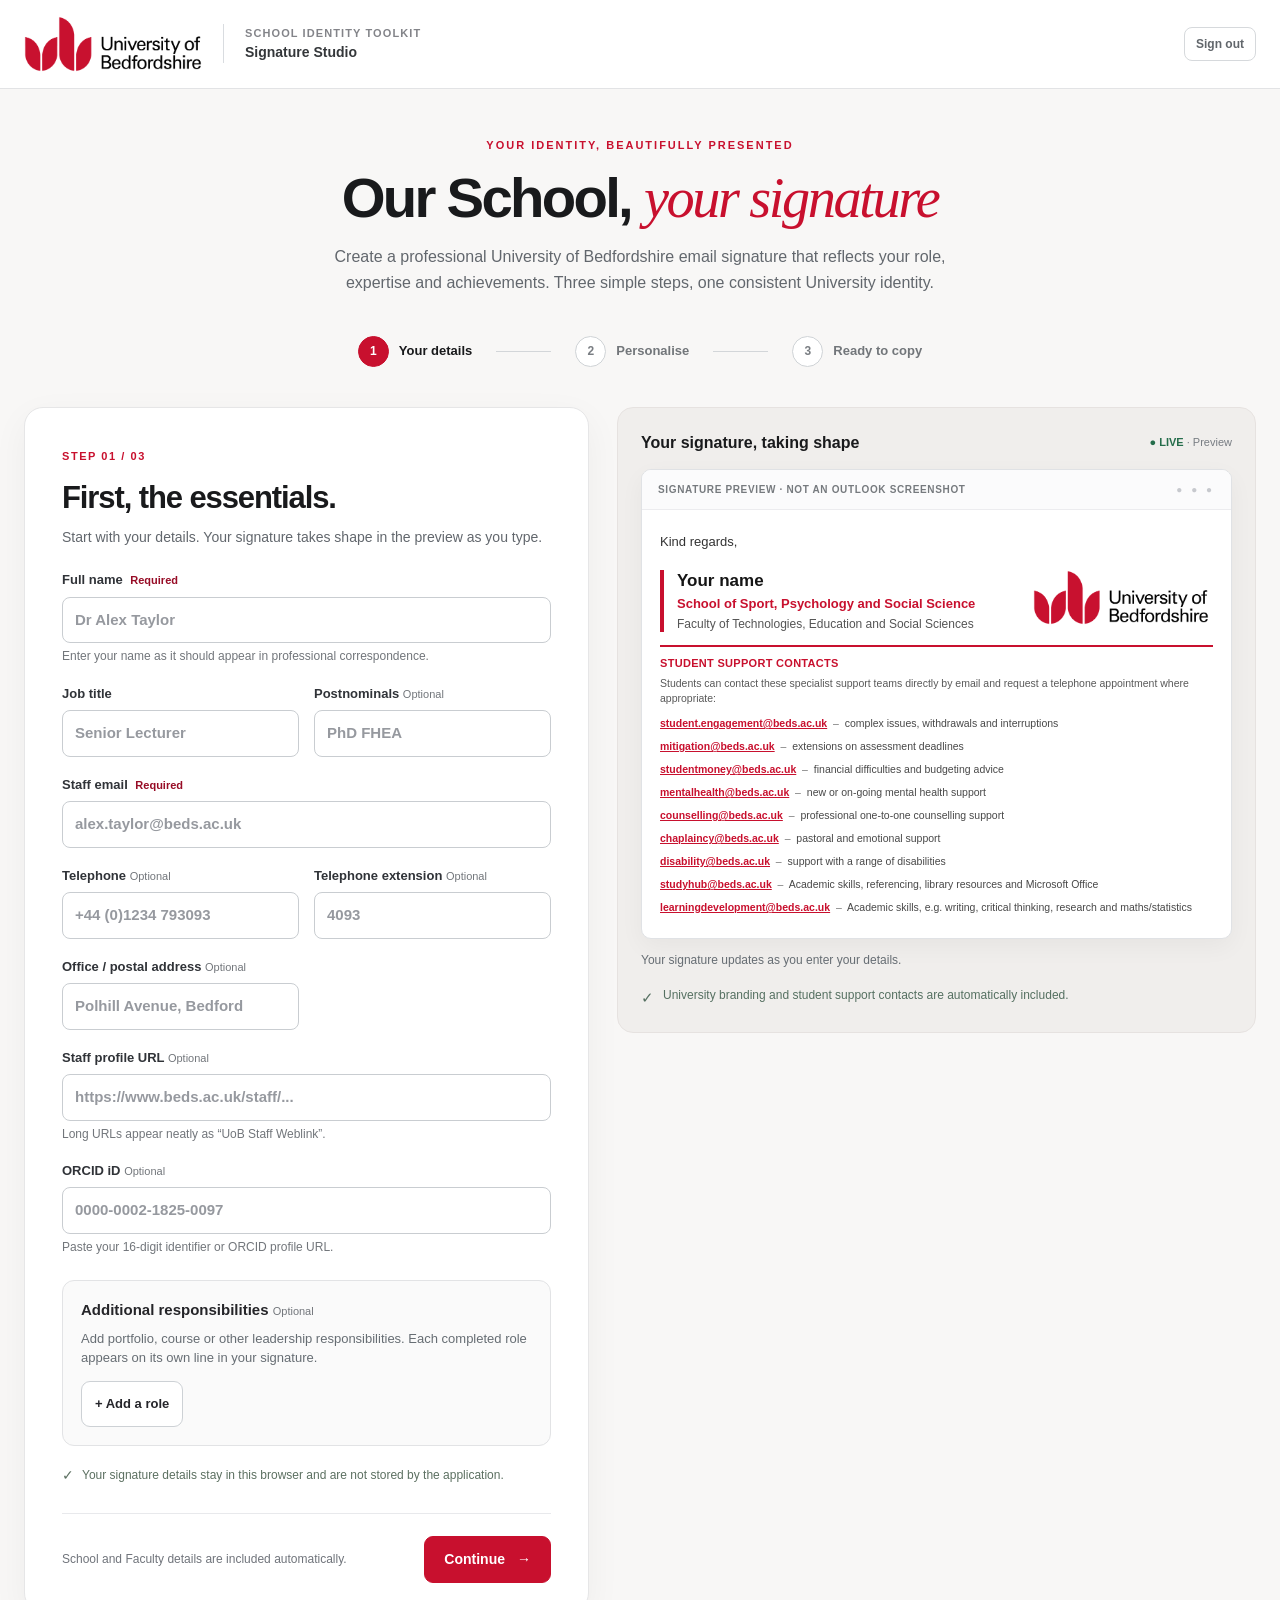
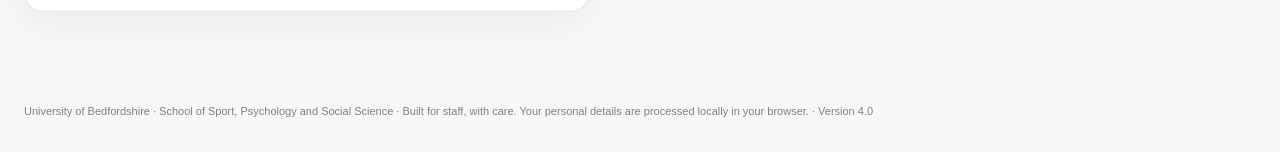
<file: index.html>
<!doctype html>
<html lang="en-GB">
<head>
<meta charset="utf-8">
<meta name="viewport" content="width=device-width,initial-scale=1">
<meta name="color-scheme" content="light">
<meta name="description" content="Create your professional University of Bedfordshire email signature.">
<title>University Signature Studio | University of Bedfordshire</title>
<script>
// Legacy GitHub Pages is not an access-controlled host. Direct visitors to
// the protected Netlify instance. This redirect is not a security boundary:
// disable GitHub Pages and restrict repository visibility separately.
if(location.hostname.endsWith(".github.io") &&
   location.pathname.toLowerCase().startsWith("/spss-signature-builder-")){
 location.replace("https://spss-signature-studio.netlify.app/");
}
</script>
<link rel="stylesheet" href="studio.css">
</head>
<body>
<a class="skip-link" href="#builder">Skip to signature builder</a>
<header class="site-header">
 <div class="header-inner">
  <div class="header-brand">
   <img src="assets/logos/university-of-bedfordshire-master.png" alt="University of Bedfordshire" width="178">
   <span class="header-divider" aria-hidden="true"></span>
   <div class="header-title"><span>School identity toolkit</span>Signature Studio</div>
  </div>
  <div class="header-actions"><button id="signOut" type="button" class="sign-out-btn" title="End this session on shared computers">Sign out</button></div>
 </div>
</header>
<main id="builder" class="main-wrap">
 <section class="intro" aria-labelledby="welcome">
  <span class="eyebrow">Your identity, beautifully presented</span>
  <h1 id="welcome">Our School, <em>your signature</em></h1>
  <p>Create a professional University of Bedfordshire email signature that reflects your role, expertise and achievements. Three simple steps, one consistent University identity.</p>
 </section>
 <nav class="progress-nav" aria-label="Signature creation stages">
  <button type="button" class="progress-step active" data-step="1" aria-current="step"><span class="number">1</span><span>Your details</span></button>
  <span class="progress-line" aria-hidden="true"></span>
  <button type="button" class="progress-step" data-step="2"><span class="number">2</span><span>Personalise</span></button>
  <span class="progress-line" aria-hidden="true"></span>
  <button type="button" class="progress-step" data-step="3"><span class="number">3</span><span>Ready to copy</span></button>
 </nav>
 <div class="workspace">
  <section class="builder-card" aria-label="Guided signature creator">
   <div class="step-panel" data-panel="1" aria-labelledby="step1Title">
    <span class="step-kicker">STEP 01 / 03</span>
    <h2 id="step1Title">First, the essentials.</h2>
    <p class="lead">Start with your details. Your signature takes shape in the preview as you type.</p>
    <div class="field-grid">
     <label class="field wide" for="name">Full name <span class="required">Required</span>
      <input id="name" name="name" type="text" autocomplete="name" placeholder="Dr Alex Taylor" required aria-describedby="nameHint">
      <small id="nameHint">Enter your name as it should appear in professional correspondence.</small>
     </label>
     <label class="field" for="job">Job title
      <input id="job" type="text" placeholder="Senior Lecturer" autocomplete="organization-title">
     </label>
     <label class="field" for="postnominals">Postnominals <span class="optional">Optional</span>
      <input id="postnominals" type="text" placeholder="PhD FHEA">
     </label>
     <label class="field wide" for="email">Staff email <span class="required">Required</span>
      <input id="email" name="email" type="email" placeholder="alex.taylor@beds.ac.uk" autocomplete="email" required>
     </label>
     <label class="field" for="phone">Telephone <span class="optional">Optional</span>
      <input id="phone" type="tel" placeholder="+44 (0)1234 793093" autocomplete="tel">
     </label>
     <label class="field" for="extension">Telephone extension <span class="optional">Optional</span>
      <input id="extension" type="text" placeholder="4093" inputmode="numeric" autocomplete="tel-extension">
     </label>
     <label class="field" for="address">Office / postal address <span class="optional">Optional</span>
      <input id="address" type="text" placeholder="Polhill Avenue, Bedford">
     </label>
     <label class="field wide" for="website">Staff profile URL <span class="optional">Optional</span>
      <input id="website" type="text" placeholder="https://www.beds.ac.uk/staff/..." inputmode="url" aria-describedby="websiteHint">
      <small id="websiteHint">Long URLs appear neatly as “UoB Staff Weblink”.</small>
     </label>
     <label class="field wide" for="orcid">ORCID iD <span class="optional">Optional</span>
      <input id="orcid" type="text" placeholder="0000-0002-1825-0097" aria-describedby="orcidHint">
      <small id="orcidHint">Paste your 16-digit identifier or ORCID profile URL.</small>
     </label>
    </div>
    <section class="additional-roles" aria-labelledby="rolesTitle">
     <div class="roles-heading"><h3 id="rolesTitle">Additional responsibilities <span class="optional">Optional</span></h3>
      <p>Add portfolio, course or other leadership responsibilities. Each completed role appears on its own line in your signature.</p>
     </div>
     <div id="additionalRoles"></div>
     <button type="button" class="btn btn-secondary add-role-btn" id="addRole">+ Add a role</button>
    </section>
    <div class="privacy-note"><span class="symbol" aria-hidden="true">✓</span> Your signature details stay in this browser and are not stored by the application.</div>
    <button type="button" class="preview-jump" data-jump-preview>View live preview ↓</button>
    <div id="stepError" class="error" role="alert" aria-live="polite"></div>
    <div class="step-footer">
     <span class="context">School and Faculty details are included automatically.</span>
     <button class="btn btn-primary" id="goPersonalise" type="button">Continue <span aria-hidden="true">→</span></button>
    </div>
   </div>
   <div class="step-panel" data-panel="2" aria-labelledby="step2Title" hidden>
    <span class="step-kicker">STEP 02 / 03</span>
    <h2 id="step2Title">Show what makes your work distinctive.</h2>
    <p class="lead">Select relevant affiliations and achievements. This entire step is optional.</p>
    <div class="select-field">
     <label for="discipline">Your portfolio or role</label>
     <select id="discipline"><option value="">Choose your portfolio or Head of School role</option></select>
    </div>
    <div class="section-title"><h3>Professional affiliations</h3><span>Choose what applies to you</span></div>
    <div id="logoGrid" class="logo-grid" role="group" aria-label="Optional affiliation logos"></div>
    <p class="notice">The Head of School option shows all disciplines\u2019 affiliations and achievements. Only use logos and claims that are accurate, appropriate and authorised. Restricted and historical logos remain labelled.</p>
    <div class="section-title"><h3>School achievements</h3><span id="claimCounter" aria-live="polite">0 / 3 claims selected</span></div>
    <p class="notice">Select up to three marketing claims. The Career Powered Education artwork automatically scales to match the height of your selected statements.</p>
    <div class="select-field">
     <label for="category">Filter achievements</label>
     <select id="category"><option value="">All categories</option></select>
    </div>
    <div id="claimGrid" class="claims" role="group" aria-label="Subject-specific marketing claims"></div>
    <div id="claimOrder" class="order-list" aria-live="polite"></div>
    <div id="selectionFeedback" role="status" aria-live="polite"></div>
    <div class="automatic"><strong>Automatically included</strong>The University logo, the correct School and Faculty names, and all nine student support contacts are included in every signature. No need to add them yourself.</div>
    <button type="button" class="preview-jump" data-jump-preview>View live preview ↓</button>
    <div class="step-footer">
     <button class="btn btn-secondary" id="backToDetails" type="button">← Back</button>
     <button class="btn btn-primary" id="goReady" type="button">See my signature <span aria-hidden="true">→</span></button>
    </div>
   </div>
   <div class="step-panel" data-panel="3" aria-labelledby="step3Title" hidden>
    <span class="step-kicker">STEP 03 / 03</span>
    <div class="completion-badge" aria-hidden="true">✓</div>
    <h2 id="step3Title">Your signature is ready.</h2>
    <p class="lead">You've created a signature that reflects you and stays consistent with our University identity. Copy it directly into Outlook.</p>
    <div class="action-stack">
     <button id="copyStandard" class="btn btn-primary" type="button">Copy my signature <span aria-hidden="true">↗</span></button>
     <button id="copyCompact" class="btn btn-secondary" type="button">Copy compact reply signature</button>
    </div>
    <p class="finish-note">The compact version keeps University identity and student support contacts but omits promotional logos and claims.</p>
    <div class="download-links">
     <button id="downloadStandard" class="btn-link" type="button">Download standard HTML</button>
     <button id="downloadCompact" class="btn-link" type="button">Download reply HTML</button>
    </div>
    <div id="status" role="status" aria-live="polite"></div>
    <details class="install-help" id="installHelp">
     <summary>How do I add this to Outlook?</summary>
     <ol>
      <li>Click “Copy my signature” above.</li>
      <li>In New Outlook or Outlook on the web, open Settings → Accounts → Signatures. In classic Outlook, use File → Options → Mail → Signatures.</li>
      <li>Paste the signature into the editor and save.</li>
      <li>Send yourself a test email, ideally to an external address, to check the links and images.</li>
     </ol>
    </details>
    <div class="step-footer">
     <button class="btn btn-secondary" id="backToPersonalise" type="button">← Change selections</button>
     <button class="btn btn-quiet" id="backToDetailsFromFinish" type="button">Edit my details</button>
    </div>
   </div>
  </section>
  <aside class="preview-rail" id="previewRail" aria-label="Live Outlook signature preview">
   <div class="preview-heading">
    <h2>Your signature, taking shape</h2>
    <span><span class="live">● LIVE</span> · Preview</span>
   </div>
   <div class="email-shell">
    <div class="email-bar"><b>Signature preview · not an Outlook screenshot</b><span class="dots" aria-hidden="true">● ● ●</span></div>
    <div class="email-content">
     <p class="salutation">Kind regards,</p>
     <div id="preview" aria-label="Generated standard signature preview"></div>
    </div>
   </div>
   <div id="validation" role="status" aria-live="polite"></div>
   <div class="preview-footer"><span class="check" aria-hidden="true">✓</span><span>University branding and student support contacts are automatically included.</span></div>
  </aside>
 </div>
</main>
<footer class="site-footer">University of Bedfordshire · School of Sport, Psychology and Social Science · Built for staff, with care. Your personal details are processed locally in your browser. · Version 4.0</footer>
<script>
document.getElementById("signOut").addEventListener("click",async()=>{
 try{await fetch("/studio-logout",{method:"POST",credentials:"same-origin",cache:"no-store"});}
 finally{location.replace("/access.html");}
});
</script>
<script src="config.js"></script>
<script src="app.js"></script>
<script src="studio.js"></script>
</body>
</html>
</file>
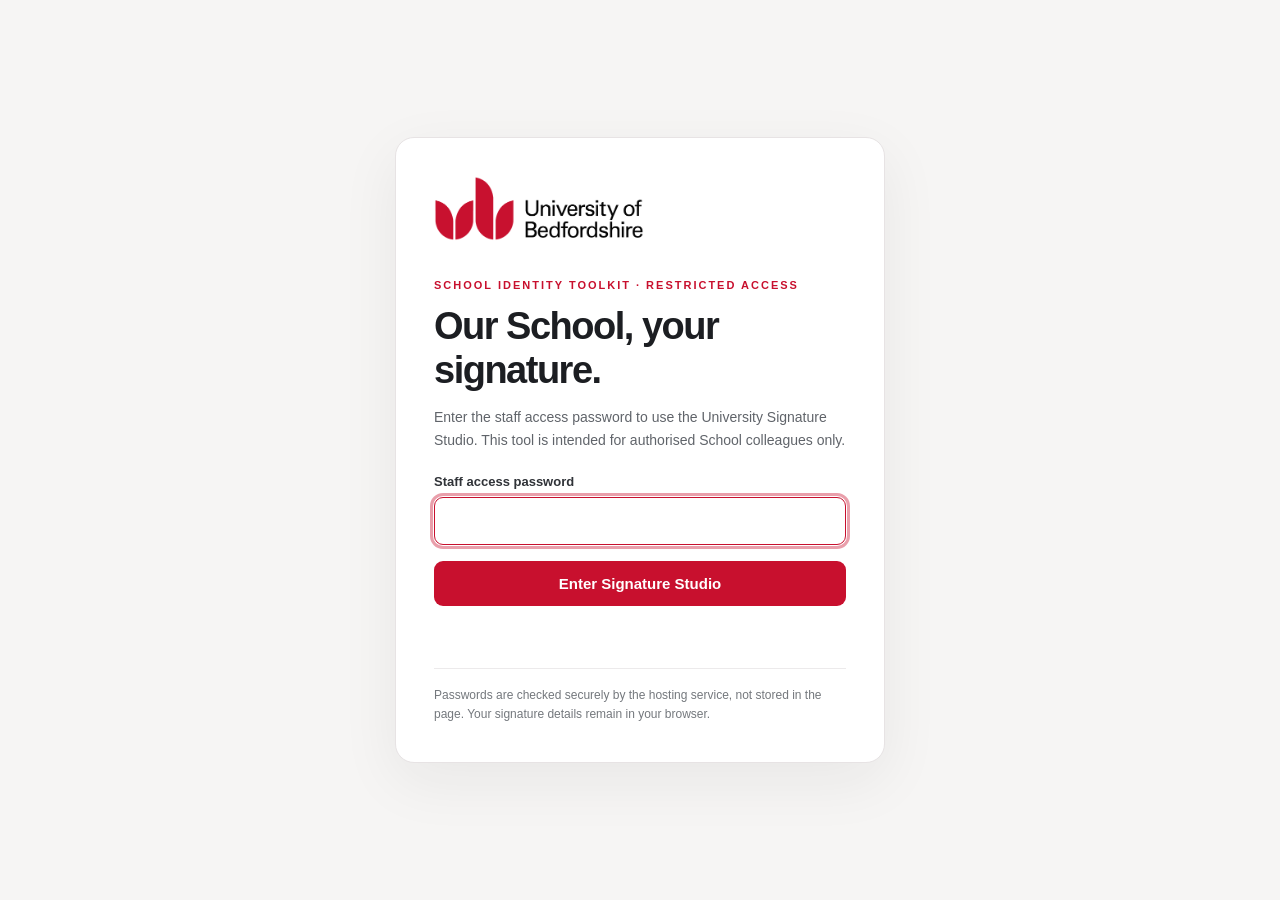
<file: access.html>
<!doctype html>
<html lang="en-GB">
<head>
<meta charset="utf-8">
<meta name="viewport" content="width=device-width,initial-scale=1">
<meta name="color-scheme" content="light">
<meta name="robots" content="noindex,nofollow">
<title>Staff access | University Signature Studio</title>
<meta name="description" content="Staff access to the University of Bedfordshire School Signature Studio.">
<style>
:root{font-family:Arial,Helvetica,sans-serif;color:#1c1e22;background:#f6f5f4}
*{box-sizing:border-box}
body{margin:0;min-height:100vh;display:grid;place-items:center;padding:24px}
main{max-width:490px;width:100%;background:#fff;border:1px solid #e7e3e4;border-radius:19px;padding:38px;box-shadow:0 18px 60px #241b2110}
.brand{max-width:210px;width:100%;height:auto;margin-bottom:34px}
.eyebrow{font-size:11px;font-weight:800;letter-spacing:2px;color:#c8102e;text-transform:uppercase}
h1{font-size:clamp(29px,5vw,38px);letter-spacing:-1.5px;line-height:1.15;margin:14px 0 13px}
p{font-size:14px;color:#60646a;line-height:1.65;margin:0 0 22px}
label{display:block;font-size:13px;font-weight:700;color:#303338;margin-bottom:8px}
input{width:100%;border:1px solid #bfc3c6;border-radius:9px;padding:13px 14px;font:16px Arial,Helvetica,sans-serif;min-height:48px}
input:focus-visible{outline:3px solid #c8102e66;outline-offset:1px;border-color:#c8102e}
button{width:100%;border:0;border-radius:9px;background:#c8102e;color:#fff;padding:14px;font:700 15px Arial,Helvetica,sans-serif;margin-top:16px;cursor:pointer}
button:hover{background:#9e0c26}
button:disabled{opacity:.65;cursor:wait}
#message{min-height:24px;margin:15px 0 0;font-size:13px;color:#a11b2b;line-height:1.5}
footer{font-size:12px;color:#74787d;line-height:1.6;margin-top:23px;border-top:1px solid #eceaeb;padding-top:17px}
footer a{color:#b00e2d}
@media(max-width:550px){main{padding:28px 23px}.brand{max-width:175px;margin-bottom:25px}}
</style>
</head>
<body>
<main>
<img class="brand" src="/assets/logos/university-of-bedfordshire-master.png" alt="University of Bedfordshire" width="210">
<div class="eyebrow">School identity toolkit · Restricted access</div>
<h1>Our School, your signature.</h1>
<p>Enter the staff access password to use the University Signature Studio. This tool is intended for authorised School colleagues only.</p>
<form id="accessForm" autocomplete="on">
<label for="password">Staff access password</label>
<input id="password" name="password" type="password" autocomplete="current-password" required autofocus minlength="12">
<button id="enter" type="submit">Enter Signature Studio</button>
<div id="message" role="alert" aria-live="polite"></div>
</form>
<footer>Passwords are checked securely by the hosting service, not stored in the page. Your signature details remain in your browser.</footer>
</main>
<script>
(function(){
 "use strict";
 const form=document.getElementById("accessForm");
 const button=document.getElementById("enter");
 const message=document.getElementById("message");
 if(new URLSearchParams(location.search).get("setup")==="required"){
  message.textContent="Access is not yet configured. The site administrator must set the password in Netlify.";
 }
 form.addEventListener("submit",async function(event){
  event.preventDefault();button.disabled=true;message.textContent="";
  try{
   const response=await fetch("/studio-auth",{
    method:"POST",
    headers:{"content-type":"application/x-www-form-urlencoded"},
    credentials:"same-origin",
    cache:"no-store",
    body:new URLSearchParams(new FormData(form)).toString()
   });
   if(response.ok){form.reset();location.replace("/");return;}
   const result=await response.json();
   message.textContent=result.message||"Unable to sign in. Please try again.";
  }catch(_){message.textContent="Connection error. Please try again.";}
  finally{button.disabled=false;}
 });
})();
</script>
</body>
</html>
</file>
<file: studio.css>
/* University Signature Studio: editorial-guided interface.
   These styles affect the builder ONLY, not the generated Outlook HTML. */
:root{
 --brand:#c8102e;--brand-dark:#970c26;--ink:#191a1c;--muted:#62676d;
 --line:#e2e3e5;--canvas:#f8f7f6;--surface:#fff;--soft:#fdf1f3;
 --success:#256d4b;--warning:#a12936;--focus:#8334ba;
 --s1:4px;--s2:8px;--s3:12px;--s4:16px;--s5:24px;--s6:32px;--s7:48px;--s8:64px;
 --radius:12px;--radius-lg:19px;--fast:150ms;--normal:240ms;
}
*{box-sizing:border-box}
html{scroll-behavior:smooth}
body{margin:0;background:var(--canvas);color:var(--ink);font:16px/1.5 Arial,Helvetica,sans-serif;-webkit-font-smoothing:antialiased}
button,input,select{font:inherit}
button{cursor:pointer}
button:disabled{cursor:not-allowed;opacity:.57}
a{color:var(--brand-dark)}
:focus-visible{outline:3px solid var(--focus);outline-offset:3px}
.skip-link{position:absolute;z-index:100;top:-70px;left:12px;padding:10px;background:white;border:2px solid var(--brand)}
.skip-link:focus{top:10px}
.site-header{background:var(--surface);border-bottom:1px solid var(--line)}
.header-inner{max-width:1320px;min-height:88px;margin:auto;padding:16px 24px;display:flex;align-items:center;justify-content:space-between;gap:24px}
.header-brand{display:flex;align-items:center;gap:21px}
.header-brand img{width:178px;max-width:48vw;height:auto;object-fit:contain}
.header-divider{height:39px;width:1px;background:#d9dce0}
.header-title{font-weight:700;font-size:14px;line-height:1.35;color:#34373a}
.header-title span{display:block;color:#838489;font-size:11px;letter-spacing:1.1px;font-weight:700;text-transform:uppercase;margin-bottom:3px}

.header-actions{display:flex;align-items:center;gap:10px;flex-shrink:0}
.sign-out-btn{background:transparent;color:#61666b;border:1px solid #d6d9dc;border-radius:8px;padding:7px 11px;font-size:12px;font-weight:700;white-space:nowrap}
.sign-out-btn:hover{border-color:#c8102e;color:#c8102e}
.main-wrap{max-width:1320px;padding:43px 24px 90px;margin:auto}
.intro{text-align:center;max-width:810px;margin:0 auto 31px}
.eyebrow{font-weight:800;color:var(--brand);letter-spacing:2px;font-size:11px;text-transform:uppercase}
.intro h1{font-size:clamp(37px,4.4vw,64px);line-height:1.08;letter-spacing:-2.7px;margin:12px 0 15px;font-weight:800}
.intro h1 em{color:var(--brand);font-family:Georgia,'Times New Roman',serif;font-weight:400;letter-spacing:-2.4px}
.intro p{margin:0 auto;max-width:640px;color:var(--muted);font-size:16px;line-height:1.65}
.progress-nav{display:flex;align-items:center;justify-content:center;gap:14px;margin:0 auto 32px}
.progress-step{display:flex;align-items:center;gap:10px;border:0;background:transparent;color:#72767a;padding:8px 10px;font-size:13px;font-weight:600;border-radius:9px;transition:background var(--fast),color var(--fast)}
.progress-step:hover{background:#f1eeee}
.progress-step .number{height:31px;width:31px;display:grid;place-items:center;border:1px solid #cfd3d6;border-radius:50%;font-size:12px;font-weight:800;color:#797d82;background:white}
.progress-step.active{color:var(--ink)}
.progress-step.active .number{background:var(--brand);border-color:var(--brand);color:white}
.progress-step.complete .number{background:#e9f5ee;border-color:#bcd9c6;color:var(--success)}
.progress-line{height:1px;background:#d3d6d9;width:55px}
.workspace{display:grid;grid-template-columns:minmax(0,565px) minmax(0,1fr);gap:28px;align-items:start}
.builder-card{background:var(--surface);border:1px solid #e6e6e7;border-radius:var(--radius-lg);padding:35px 37px 28px;box-shadow:0 11px 36px #2514170c;min-width:0}
.step-panel[hidden]{display:none!important}
.step-kicker{font-weight:800;color:var(--brand);letter-spacing:1.55px;font-size:11px}
.step-panel h2{font-size:31px;letter-spacing:-1.1px;line-height:1.2;margin:12px 0 10px}
.step-panel .lead{color:var(--muted);font-size:14px;line-height:1.6;margin:0 0 22px}
.field-grid{display:grid;grid-template-columns:repeat(2,minmax(0,1fr));gap:18px 15px}
.field{display:block;font-size:13px;font-weight:700;color:#303338;min-width:0}
.field.wide{grid-column:1/-1}
.field input,.field select,.select-field select{width:100%;min-height:45px;padding:11px 12px;border:1px solid #c9cdd1;border-radius:8px;background:#fff;color:#1d1d1f;font-size:15px;display:block;margin-top:7px;outline-offset:2px;transition:border-color var(--fast),box-shadow var(--fast)}
.field input::placeholder{color:#96999f}
.field input:focus,.select-field select:focus,.field select:focus{outline:2px solid transparent;border-color:var(--brand);box-shadow:0 0 0 3px #c8102e20}
.field input[aria-invalid="true"]{border-color:var(--warning);box-shadow:0 0 0 2px #a1293620}
.field small{font-size:12px;line-height:1.45;font-weight:400;color:#72767b;display:block;margin-top:5px}
.required{color:var(--brand-dark);font-size:11px;font-weight:700;margin-left:4px}
.optional{color:#72767b;font-size:11px;font-weight:400}
.error{font-size:12px;color:var(--warning);margin:5px 0 0;min-height:0}
#stepError:not(:empty){background:#fff2f3;border-left:3px solid var(--warning);padding:10px 12px;margin:18px 0 0}
.privacy-note{display:flex;align-items:center;gap:8px;font-size:12px;color:#5c7061;margin:19px 0 0}
.privacy-note .symbol{font-size:14px}
.step-footer{border-top:1px solid #e8e9ec;margin-top:27px;padding-top:22px;display:flex;gap:12px;align-items:center;justify-content:space-between}
.step-footer .context{font-size:12px;color:#70747b;line-height:1.4}
.btn{border-radius:9px;border:1px solid transparent;display:inline-flex;justify-content:center;align-items:center;gap:12px;padding:12px 19px;min-height:46px;font-size:14px;font-weight:700;text-decoration:none;transition:background var(--fast),border-color var(--fast),transform var(--fast)}
.btn:hover:not(:disabled){transform:translateY(-1px)}
.btn-primary{color:white;background:var(--brand);border-color:var(--brand)}
.btn-primary:hover{background:var(--brand-dark)}
.btn-secondary{background:#fff;color:#25252a;border-color:#cdd1d5}
.btn-secondary:hover{border-color:#737b81;background:#fbfbfb}
.btn-quiet{border:0;background:transparent;color:#666e76;padding:10px 8px;font-size:13px}
.btn-link{border:0;background:none;color:var(--brand-dark);text-decoration:underline;font-size:13px;padding:8px}
.mini-illustration{color:var(--brand);font-size:32px;line-height:1.2;margin-top:4px}
.option-intro{border-left:3px solid var(--brand);background:#fcf7f7;font-size:12px;line-height:1.6;color:#55595d;padding:12px 13px;margin:14px 0 19px}
.select-field{display:block;color:#292d30;font-size:13px;font-weight:700}
.select-field select{margin:7px 0 0}
.section-title{display:flex;align-items:end;justify-content:space-between;gap:10px;margin:24px 0 12px}
.section-title h3{margin:0;font-size:16px;letter-spacing:-.25px}
.section-title span{color:#74777c;font-size:11px}
.logo-grid{display:grid;grid-template-columns:repeat(2,minmax(0,1fr));gap:10px}
.logo-tile{min-width:0;min-height:108px;display:flex;flex-direction:column;align-items:center;justify-content:center;gap:8px;position:relative;border:1px solid #dadde0;border-radius:10px;background:white;padding:15px 10px 10px;text-align:center;transition:transform var(--fast),border-color var(--fast),background var(--fast)}
.logo-tile:hover:not(:disabled){transform:translateY(-1px);border-color:#bf7180}
.logo-tile.selected{border-color:var(--brand);background:#fff6f8;box-shadow:inset 0 0 0 1px var(--brand)}
.logo-tile img{max-height:48px;max-width:94%;width:auto;height:auto;object-fit:contain;display:block}
.logo-tile .tick{position:absolute;top:8px;right:8px;background:#eaedef;color:#424950;border-radius:50%;width:20px;height:20px;display:grid;place-items:center;font-size:12px}
.logo-tile.selected .tick{background:var(--brand);color:white}
.logo-tile .tile-name{font-size:12px;line-height:1.35;color:#3c4247}
.logo-tile .tile-sub{font-size:10px;line-height:1.3;color:#70757a}
.logo-tile:disabled{cursor:not-allowed;opacity:.47;background:#f8f8f8}
.logo-text{color:#5d6064;font-size:12px;font-weight:700}
.claims{display:grid;gap:9px;margin-top:12px}
.claim{width:100%;display:flex;align-items:center;gap:12px;padding:13px 30px 13px 13px;text-align:left;border:1px solid #dadddf;background:white;border-radius:10px;position:relative;transition:border-color var(--fast),background var(--fast),transform var(--fast);color:inherit}
.claim:hover{border-color:#c57c8d;transform:translateY(-1px)}
.claim.selected{border-color:var(--brand);background:#fff6f8}
.claim strong{color:var(--brand);font-size:25px;min-width:62px;letter-spacing:-1px;line-height:1}
.claim .claim-text{font-size:12px;line-height:1.4;flex:1}
.claim .claim-text b{font-size:13px}
.claim .claim-source{display:block;margin-top:4px;color:#71767b;font-size:11px}
.claim .tick{position:absolute;right:8px;top:8px;border-radius:50%;background:#eaedef;color:#333;width:20px;height:20px;display:grid;place-items:center;font-size:12px}
.claim.selected .tick{background:var(--brand);color:#fff}
#claimCounter{font-size:11px;font-weight:700;color:var(--brand-dark)}
.order-list{border:1px dashed #d7d9de;border-radius:10px;padding:12px 14px;background:#fbfbfc;margin-top:12px}
.order-row{display:flex;align-items:center;gap:8px;padding:4px 0;font-size:12px}
.order-label{min-width:0;flex:1}
.order-btn{border:1px solid #d2d5d7;border-radius:7px;background:white;color:#32383e;padding:6px 10px;min-height:31px;min-width:33px}
.order-btn:disabled{opacity:.35}
.muted,.notice{font-size:12px;color:#6b7075;line-height:1.55}
.notice{margin:10px 0 0}
#selectionFeedback{min-height:23px;color:var(--success);font-size:12px;margin-top:9px}
.automatic{background:#f6f8f7;border:1px solid #e0ebe5;color:#4c6556;border-radius:9px;padding:13px 14px;font-size:12px;line-height:1.5;margin-top:18px}
.automatic strong{display:block;color:#285940;margin-bottom:3px}
.preview-rail{position:sticky;top:18px;background:#f0eeec;border:1px solid #e6e2e0;border-radius:16px;padding:23px;min-width:0}
.preview-heading{display:flex;align-items:center;justify-content:space-between;gap:10px;margin-bottom:14px}
.preview-heading h2{margin:0;font-size:16px}
.preview-heading span{color:#777c82;font-size:11px}
.preview-heading .live{color:var(--success);font-weight:700}
.email-shell{background:#fff;border:1px solid #e0e2e5;box-shadow:0 8px 25px #1717170b;border-radius:10px;overflow:hidden}
.email-bar{background:#fbfbfc;border-bottom:1px solid #ececef;display:flex;align-items:center;justify-content:space-between;gap:5px;padding:12px 16px}
.email-bar b{font-size:10px;color:#767a7e;letter-spacing:.65px;text-transform:uppercase}
.email-bar .dots{font-size:10px;letter-spacing:3px;color:#c7c9ce}
.email-content{padding:22px 18px 18px;max-height:590px;overflow:auto;overscroll-behavior:contain}
.email-content .salutation{font-size:13px;margin:0 0 19px;color:#333}
#preview{overflow-x:auto;max-width:100%;font-size:11px}
#preview>table{max-width:100%!important}
#validation{font-size:12px;line-height:1.5;margin-top:12px;min-height:21px}
.preview-footer{color:#557061;font-size:12px;line-height:1.55;margin-top:14px;display:flex;align-items:start;gap:9px}
.preview-footer .check{flex:none;font-size:15px}
#status{font-size:13px;line-height:1.5;color:var(--success);margin-top:13px;min-height:20px}
.action-stack{display:grid;gap:11px;margin:19px 0 8px}
.action-stack .btn{width:100%}
.action-stack .btn-secondary{font-size:13px}
.download-links{display:flex;flex-wrap:wrap;gap:8px 15px;margin:14px 0}
.install-help{border-top:1px solid #e8e9eb;margin-top:24px;padding-top:18px;font-size:13px;line-height:1.6}
.install-help summary{cursor:pointer;font-weight:700;color:#333;padding:4px 0}
.install-help ol{padding-left:23px;color:#53585c}
.install-help li{margin:8px 0}
.completion-badge{width:52px;height:52px;background:#eaf5ec;border-radius:50%;display:grid;place-items:center;color:var(--success);font-weight:700;font-size:26px;margin:15px 0 19px}
.finish-note{font-size:12px;color:#696f74;line-height:1.5;margin-top:13px}

.site-footer{max-width:1320px;padding:0 24px 32px;margin:auto;color:#7d8186;font-size:11px;line-height:1.65}
.preview-jump{display:none;border:0;background:transparent;text-decoration:underline;color:var(--brand-dark);font-size:12px}
@media(max-width:1080px){
 .workspace{grid-template-columns:minmax(0,1fr)}.preview-rail{position:static;max-width:720px;width:100%;margin:auto;order:2}
 .builder-card{max-width:720px;margin:auto;width:100%;order:1}.main-wrap{max-width:800px}.preview-jump{display:inline-flex}
}
@media(max-width:600px){
 .header-brand img{width:119px}.header-brand{gap:8px}.sign-out-btn{padding:6px 8px;font-size:11px}

 .header-inner{padding:13px 16px;min-height:74px}.header-brand{gap:10px}.header-brand img{width:137px}.header-divider{height:31px}.header-title{font-size:11px}.header-title span{font-size:9px}
 .main-wrap{padding:26px 13px 53px}.intro h1{font-size:39px;letter-spacing:-1.8px}.intro h1 em{letter-spacing:-1.5px}.intro p{font-size:14px}
 .progress-nav{gap:2px;margin-bottom:23px;justify-content:space-between}.progress-step{font-size:11px;gap:5px;padding:5px 2px}.progress-step .number{width:25px;height:25px}.progress-line{width:13px}
 .workspace{gap:16px}.builder-card{padding:24px 18px;border-radius:14px}.step-panel h2{font-size:27px;letter-spacing:-.7px}
 .field-grid{grid-template-columns:1fr;gap:15px}.field.wide{grid-column:auto}.step-footer{flex-wrap:wrap}.step-footer .btn-primary{width:100%;order:1}.step-footer .btn-quiet,.step-footer .btn-secondary{order:2}
 .preview-rail{padding:14px 10px;border-radius:12px}.email-content{padding:17px 10px;max-height:560px}.logo-grid{grid-template-columns:repeat(2,minmax(0,1fr))}
 .site-footer{padding:0 15px 25px}
}
@media(prefers-reduced-motion:reduce){*,*:before,*:after{scroll-behavior:auto!important;animation-duration:0.01ms!important;transition-duration:0.01ms!important}}

/* Optional additional professional responsibilities. */
.additional-roles{margin-top:24px;padding:18px;border:1px solid var(--line);border-radius:12px;background:#fafafa;min-width:0}
.roles-heading h3{font-size:15px;margin:0 0 7px;color:#252529}
.roles-heading p{font-size:13px;color:#666d73;line-height:1.5;margin:0 0 13px}
.role-entry{display:grid;grid-template-columns:minmax(0,1fr) minmax(0,1.4fr);gap:11px;margin:0 0 12px;padding:12px;border:1px solid var(--line);border-radius:9px;background:white;min-width:0}
.role-entry .custom-role{grid-column:1/-1}.role-entry .custom-role[hidden]{display:none}
.role-entry .remove-role{grid-column:1/-1;justify-self:end;background:none;border:0;color:#a91b30;font-size:12px;padding:3px;text-decoration:underline}
.add-role-btn{font-size:13px;padding:9px 13px}
@media(max-width:600px){.additional-roles{padding:13px}.role-entry{grid-template-columns:minmax(0,1fr)}}
</file>
